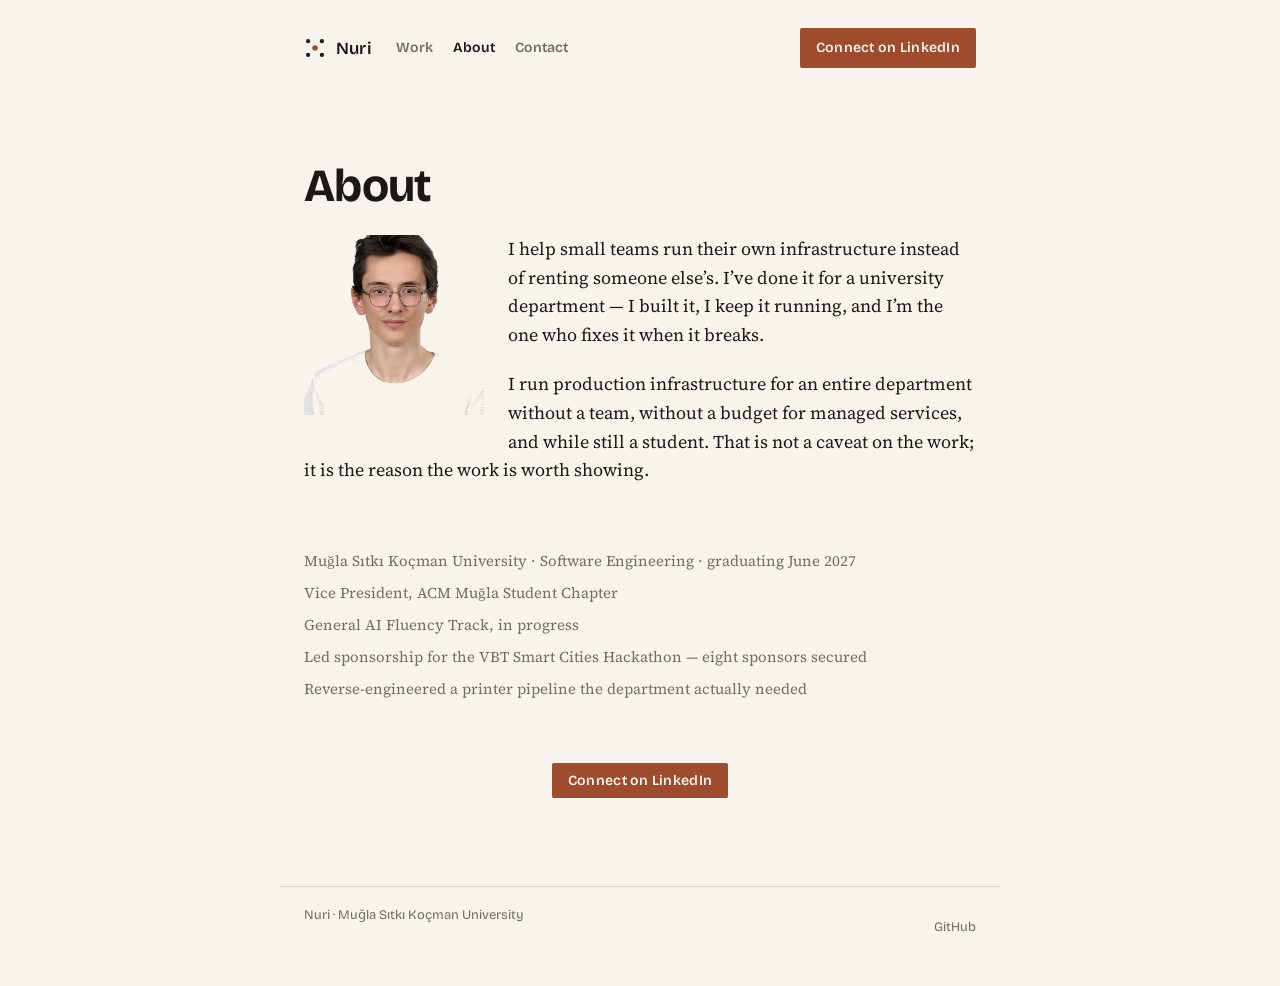
<file: about/index.html>
<!doctype html>
<html lang="en">

<head>
  <meta charset="utf-8">
  <meta name="viewport" content="width=device-width, initial-scale=1">
  <title>About — Nuri</title>
  <meta name="description"
    content="I proposed my department's infrastructure, built it, and I'm the one who gets called when it breaks.">

  <!-- Five-dot mark: one control plane in clay, four workers in ink -->
  <link rel="icon"
    href="data:image/svg+xml,%3Csvg xmlns='http://www.w3.org/2000/svg' viewBox='0 0 32 32'%3E%3Crect width='32' height='32' fill='%23F7F4EE'/%3E%3Ccircle cx='16' cy='16' r='4' fill='%239E4B2E'/%3E%3Ccircle cx='6' cy='6' r='3' fill='%231B1917'/%3E%3Ccircle cx='26' cy='6' r='3' fill='%231B1917'/%3E%3Ccircle cx='6' cy='26' r='3' fill='%231B1917'/%3E%3Ccircle cx='26' cy='26' r='3' fill='%231B1917'/%3E%3C/svg%3E">

  <link rel="preload" href="/fonts/bricolage-grotesque-var.woff2" as="font" type="font/woff2" crossorigin>
  <link rel="preload" href="/fonts/source-serif-4-var.woff2" as="font" type="font/woff2" crossorigin>

  <link rel="stylesheet" href="/style.css">
</head>

<body>

  <header class="site-header">
    <div class="wrap">
      <a class="mark" href="/">
        <svg width="22" height="22" viewBox="0 0 32 32" aria-hidden="true">
          <circle cx="16" cy="16" r="4" fill="#9E4B2E" />
          <circle cx="6" cy="6" r="3" fill="#1B1917" />
          <circle cx="26" cy="6" r="3" fill="#1B1917" />
          <circle cx="6" cy="26" r="3" fill="#1B1917" />
          <circle cx="26" cy="26" r="3" fill="#1B1917" />
        </svg>
        Nuri
      </a>
      <nav class="site-nav">
        <a href="/work">Work</a>
        <a href="/about" class="current">About</a>
        <a href="/contact">Contact</a>
      </nav>
      <a class="cta" href="https://www.linkedin.com/in/nuriokumus/" target="_blank" rel="me noopener noreferrer">Connect on LinkedIn</a>
    </div>
  </header>

  <main>
    <div class="wrap">
      <article>
        <h1>About</h1>
        <div class="about-intro">
          <picture>
            <source srcset="/img/nuri.webp" type="image/webp">
            <img class="portrait" src="/img/nuri.jpg" alt="Nuri Okumu&#351;" width="180" height="180">
          </picture>
          <p>I help small teams run their own infrastructure instead of renting someone else&rsquo;s. I&rsquo;ve done
            it for a university department &mdash; I built it, I keep it running, and I&rsquo;m the one who fixes it
            when it breaks.</p>
          <p>I run production infrastructure for an entire department without a team, without a budget for managed
            services, and while still a student. That is not a caveat on the work; it is the reason the work is
            worth showing.</p>
        </div>
        <ul class="fact-list case-section">
          <li>Mu&#287;la S&#305;tk&#305; Ko&ccedil;man University &middot; Software Engineering &middot; graduating
            June 2027</li>
          <li>Vice President, ACM Mu&#287;la Student Chapter</li>
          <li>General AI Fluency Track, in progress</li>
          <li>Led sponsorship for the VBT Smart Cities Hackathon &mdash; eight sponsors secured</li>
          <li>Reverse-engineered a printer pipeline the department actually needed</li>
        </ul>
        <footer class="case-cta">
          <a class="cta" href="https://www.linkedin.com/in/nuriokumus/" target="_blank" rel="me noopener noreferrer">Connect on LinkedIn</a>
        </footer>
      </article>
    </div>
  </main>

  <footer class="site-footer">
    <div class="wrap">
      <span>Nuri &middot; Mu&#287;la S&#305;tk&#305; Ko&ccedil;man University</span>
      <span><a href="https://github.com/NuriOkumus" target="_blank" rel="noopener noreferrer">GitHub</a></span>
    </div>
  </footer>

</body>

</html>
</file>
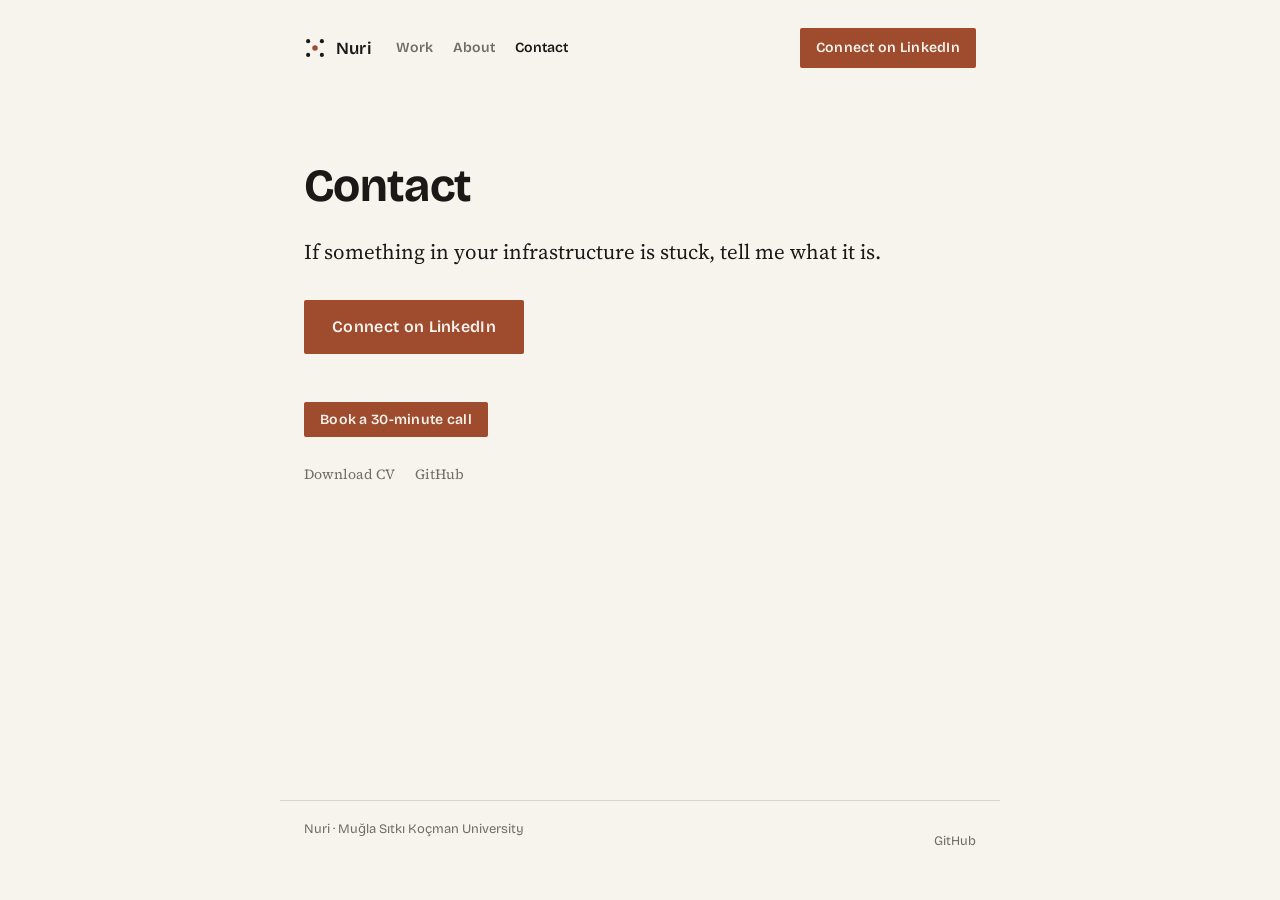
<file: contact/index.html>
<!doctype html>
<html lang="en">

<head>
  <meta charset="utf-8">
  <meta name="viewport" content="width=device-width, initial-scale=1">
  <title>Contact — Nuri</title>
  <meta name="description"
    content="I proposed my department's infrastructure, built it, and I'm the one who gets called when it breaks.">

  <!-- Five-dot mark: one control plane in clay, four workers in ink -->
  <link rel="icon"
    href="data:image/svg+xml,%3Csvg xmlns='http://www.w3.org/2000/svg' viewBox='0 0 32 32'%3E%3Crect width='32' height='32' fill='%23F7F4EE'/%3E%3Ccircle cx='16' cy='16' r='4' fill='%239E4B2E'/%3E%3Ccircle cx='6' cy='6' r='3' fill='%231B1917'/%3E%3Ccircle cx='26' cy='6' r='3' fill='%231B1917'/%3E%3Ccircle cx='6' cy='26' r='3' fill='%231B1917'/%3E%3Ccircle cx='26' cy='26' r='3' fill='%231B1917'/%3E%3C/svg%3E">

  <link rel="preload" href="/fonts/bricolage-grotesque-var.woff2" as="font" type="font/woff2" crossorigin>
  <link rel="preload" href="/fonts/source-serif-4-var.woff2" as="font" type="font/woff2" crossorigin>

  <link rel="stylesheet" href="/style.css">
</head>

<body>

  <header class="site-header">
    <div class="wrap">
      <a class="mark" href="/">
        <svg width="22" height="22" viewBox="0 0 32 32" aria-hidden="true">
          <circle cx="16" cy="16" r="4" fill="#9E4B2E" />
          <circle cx="6" cy="6" r="3" fill="#1B1917" />
          <circle cx="26" cy="6" r="3" fill="#1B1917" />
          <circle cx="6" cy="26" r="3" fill="#1B1917" />
          <circle cx="26" cy="26" r="3" fill="#1B1917" />
        </svg>
        Nuri
      </a>
      <nav class="site-nav">
        <a href="/work">Work</a>
        <a href="/about">About</a>
        <a href="/contact" class="current">Contact</a>
      </nav>
      <a class="cta" href="https://www.linkedin.com/in/nuriokumus/" target="_blank" rel="me noopener noreferrer">Connect on LinkedIn</a>
    </div>
  </header>

  <main>
    <div class="wrap">
      <article>
        <h1>Contact</h1>
        <p class="standfirst">If something in your infrastructure is stuck, tell me what it is.</p>
        <a class="cta cta-large" href="https://www.linkedin.com/in/nuriokumus/" target="_blank" rel="me noopener noreferrer">Connect on LinkedIn</a>
        <p><a class="cta" href="https://cal.com/nuri-okumus/30min" target="_blank" rel="noopener noreferrer">Book a 30-minute call</a></p>
        <ul class="contact-links">
          <li><a href="/nuri-okumus-cv.pdf" download>Download CV</a></li>
          <li><a href="https://github.com/NuriOkumus" target="_blank" rel="noopener noreferrer">GitHub</a></li>
        </ul>
      </article>
    </div>
  </main>

  <footer class="site-footer">
    <div class="wrap">
      <span>Nuri &middot; Mu&#287;la S&#305;tk&#305; Ko&ccedil;man University</span>
      <span><a href="https://github.com/NuriOkumus" target="_blank" rel="noopener noreferrer">GitHub</a></span>
    </div>
  </footer>

</body>

</html>
</file>
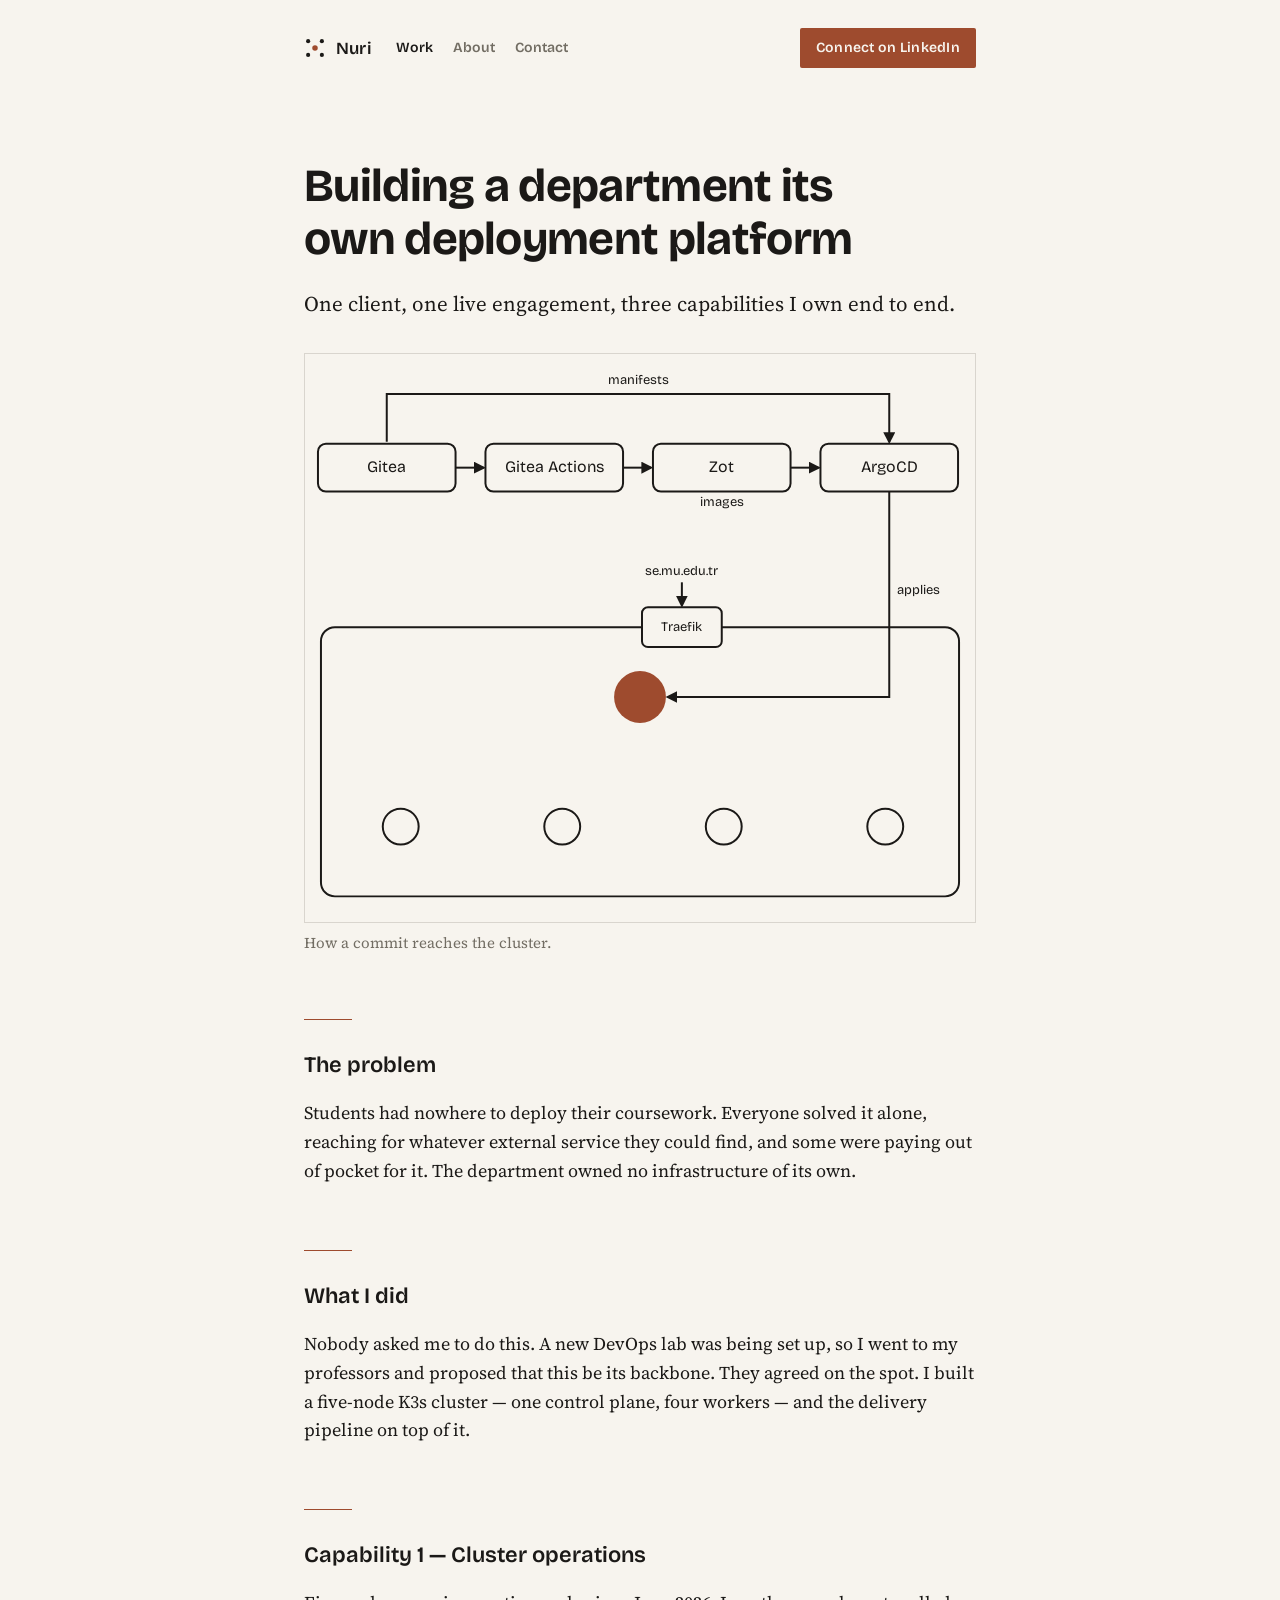
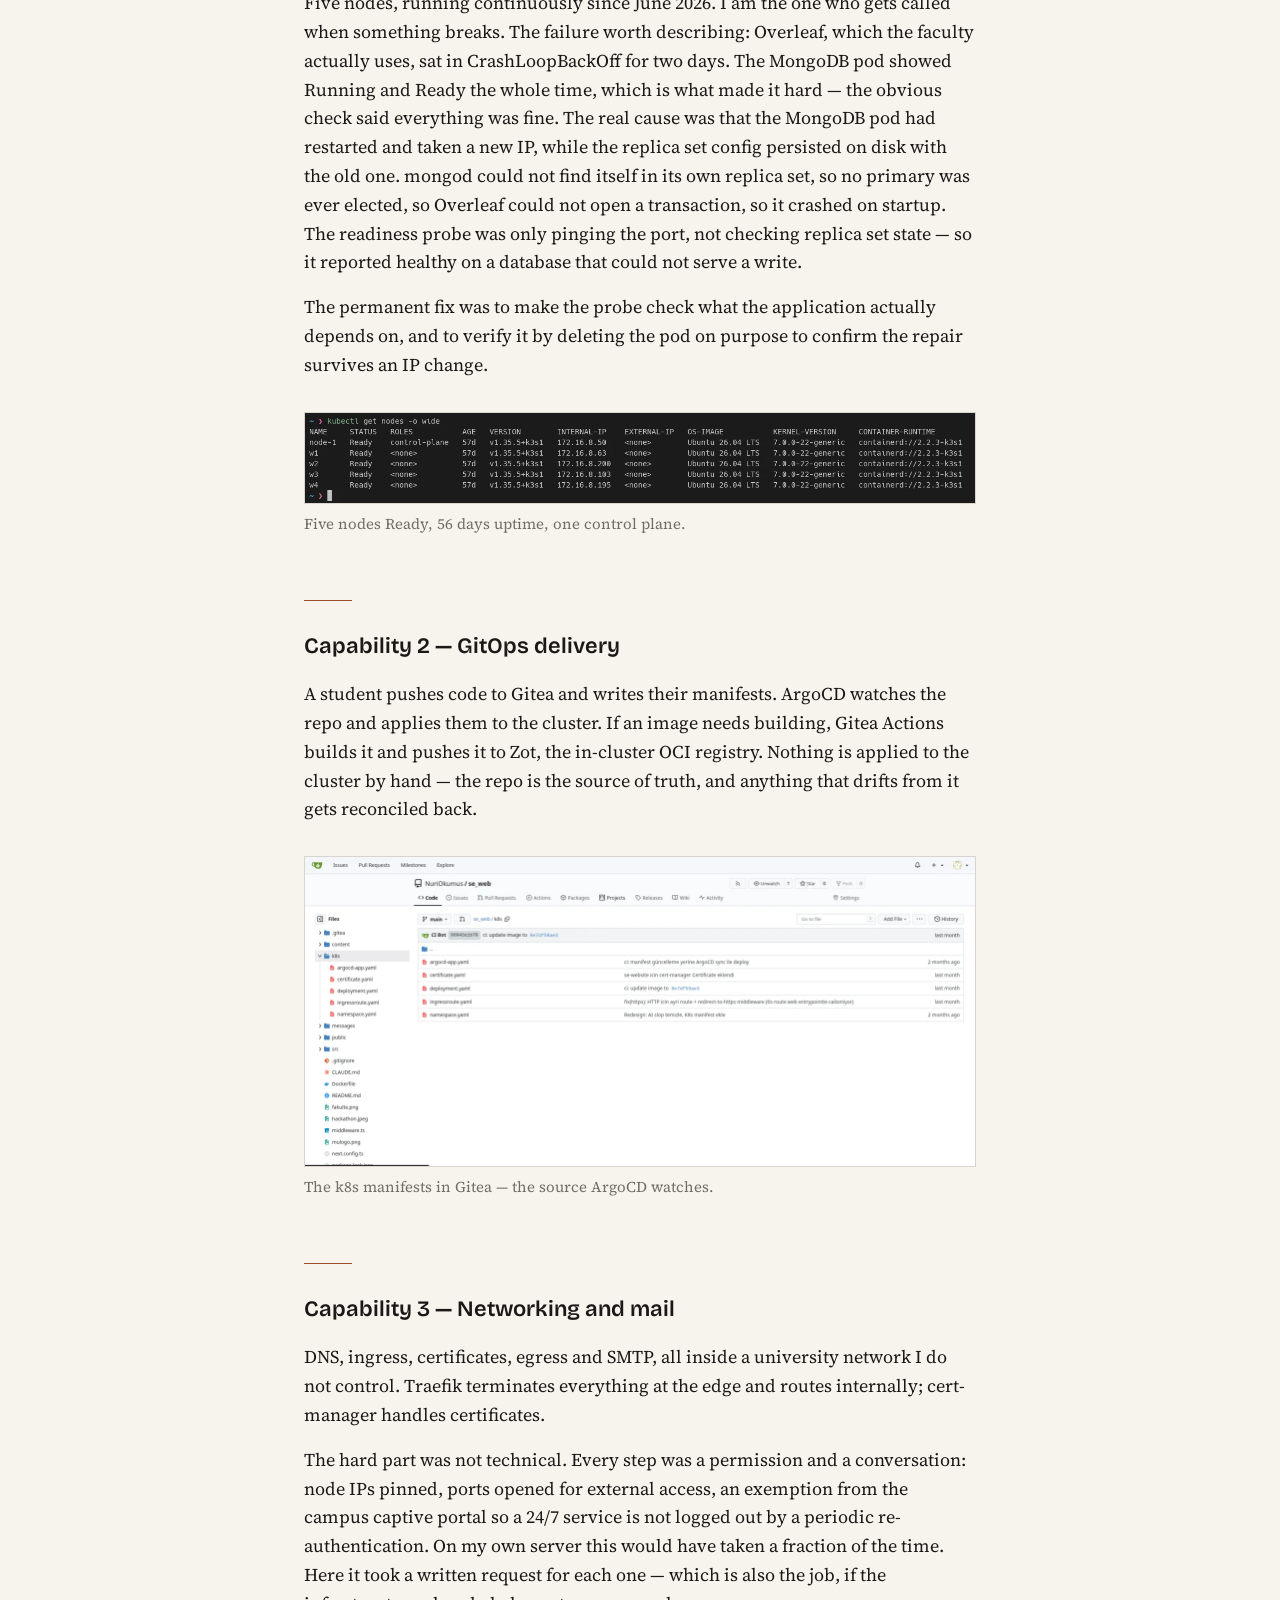
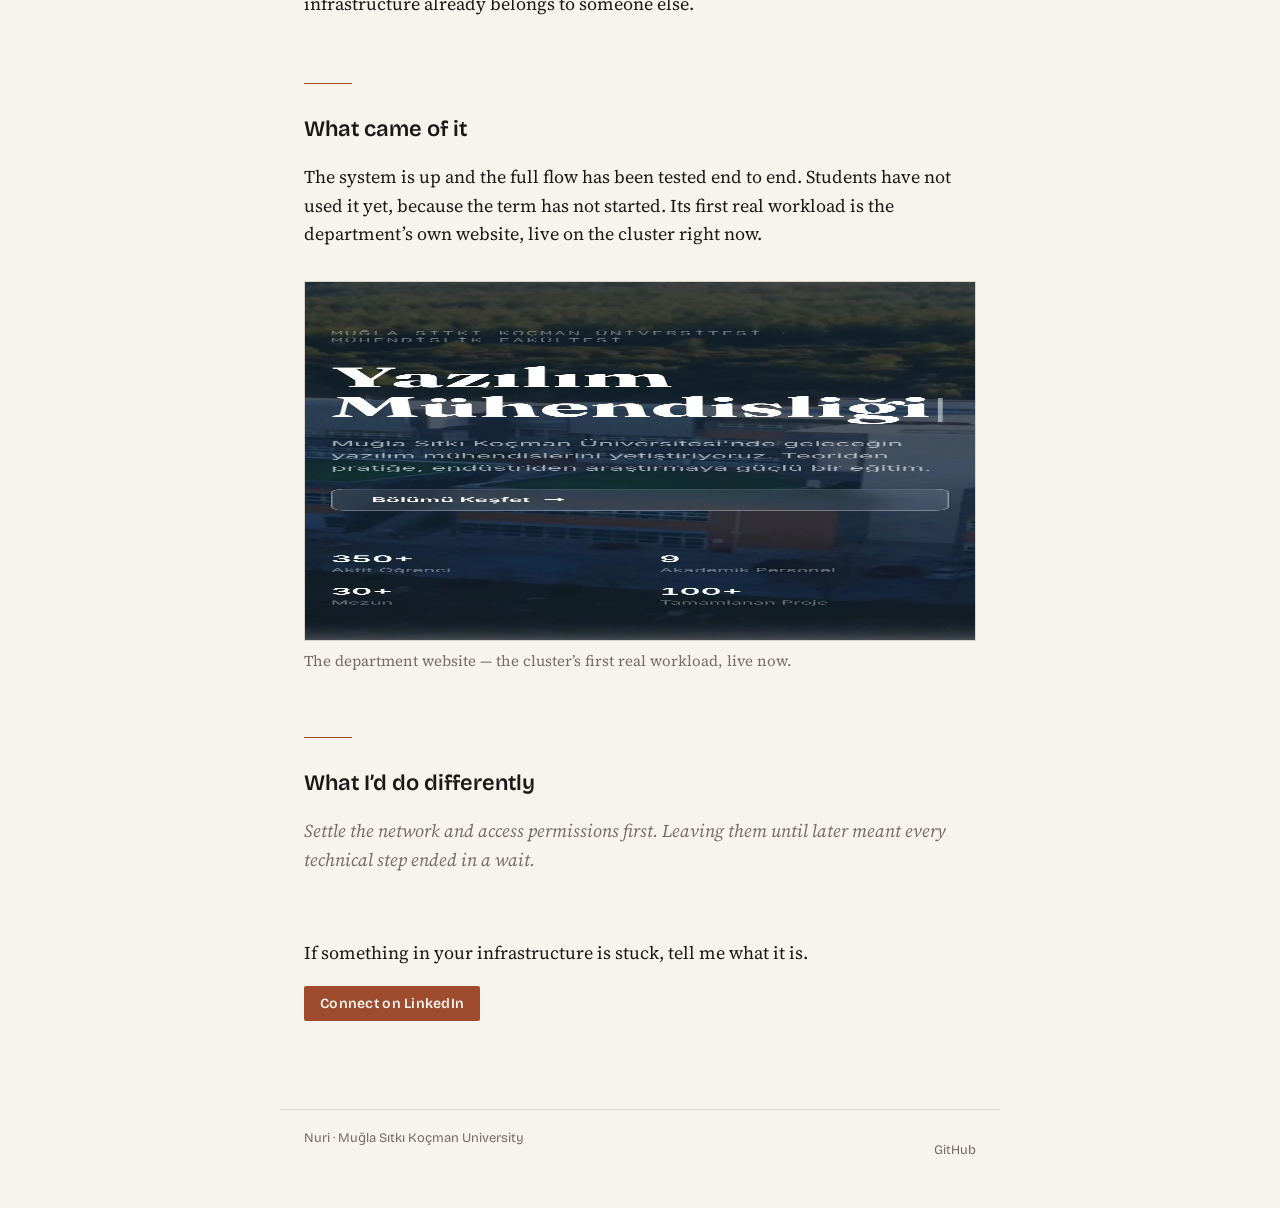
<file: work/index.html>
<!doctype html>
<html lang="en">

<head>
  <meta charset="utf-8">
  <meta name="viewport" content="width=device-width, initial-scale=1">
  <title>Work — Nuri</title>
  <meta name="description"
    content="I proposed my department's infrastructure, built it, and I'm the one who gets called when it breaks.">

  <!-- Five-dot mark: one control plane in clay, four workers in ink -->
  <link rel="icon"
    href="data:image/svg+xml,%3Csvg xmlns='http://www.w3.org/2000/svg' viewBox='0 0 32 32'%3E%3Crect width='32' height='32' fill='%23F7F4EE'/%3E%3Ccircle cx='16' cy='16' r='4' fill='%239E4B2E'/%3E%3Ccircle cx='6' cy='6' r='3' fill='%231B1917'/%3E%3Ccircle cx='26' cy='6' r='3' fill='%231B1917'/%3E%3Ccircle cx='6' cy='26' r='3' fill='%231B1917'/%3E%3Ccircle cx='26' cy='26' r='3' fill='%231B1917'/%3E%3C/svg%3E">

  <link rel="preload" href="/fonts/bricolage-grotesque-var.woff2" as="font" type="font/woff2" crossorigin>
  <link rel="preload" href="/fonts/source-serif-4-var.woff2" as="font" type="font/woff2" crossorigin>

  <link rel="stylesheet" href="/style.css">
</head>

<body class="work">

  <header class="site-header">
    <div class="wrap">
      <a class="mark" href="/">
        <svg width="22" height="22" viewBox="0 0 32 32" aria-hidden="true">
          <circle cx="16" cy="16" r="4" fill="#9E4B2E" />
          <circle cx="6" cy="6" r="3" fill="#1B1917" />
          <circle cx="26" cy="6" r="3" fill="#1B1917" />
          <circle cx="6" cy="26" r="3" fill="#1B1917" />
          <circle cx="26" cy="26" r="3" fill="#1B1917" />
        </svg>
        Nuri
      </a>
      <nav class="site-nav">
        <a href="/work" class="current">Work</a>
        <a href="/about">About</a>
        <a href="/contact">Contact</a>
      </nav>
      <a class="cta" href="https://www.linkedin.com/in/nuriokumus/" target="_blank" rel="me noopener noreferrer">Connect on LinkedIn</a>
    </div>
  </header>

  <main>
    <div class="wrap">
      <article class="case-study">
        <h1>Building a department its own deployment platform</h1>
        <p class="standfirst">One client, one live engagement, three capabilities I own end to end.</p>

        <figure class="case-figure">
          <svg viewBox="0 0 672 570" role="img"
            aria-label="Delivery pipeline into the cluster: Gitea pushes manifests directly to ArgoCD and triggers Gitea Actions, which builds images and pushes them to the Zot registry for ArgoCD to apply; the cluster is a bounded region of five nodes, one clay-filled control plane and four unfilled workers, with Traefik on the boundary as the single ingress receiving traffic from se.mu.edu.tr.">
            <style>
              #arch-diagram text { font-family: "Bricolage Grotesque", system-ui, sans-serif; fill: #1B1917; }
              #arch-diagram .arch-box, #arch-diagram .arch-boundary, #arch-diagram .arch-worker, #arch-diagram .arch-line { fill: none; stroke: #1B1917; stroke-width: 2; }
              #arch-diagram .arch-cp { fill: #9E4B2E; stroke: none; }
              #arch-diagram .arch-label { font-size: 16px; text-anchor: middle; }
              #arch-diagram .arch-tag { font-size: 13px; }
              #arch-diagram .arch-flow-mobile { display: none; }
              @media (max-width: 480px) {
                #arch-diagram .arch-flow-desktop { display: none; }
                #arch-diagram .arch-flow-mobile { display: block; }
                #arch-diagram .arch-label { font-size: 22px; }
                #arch-diagram .arch-tag { font-size: 16px; }
              }
            </style>

            <g id="arch-diagram">
              <marker id="arch-arrow" viewBox="0 0 10 10" refX="8" refY="5" markerWidth="6" markerHeight="6" orient="auto-start-reverse">
                <path d="M0,0 L10,5 L0,10 Z" fill="#1B1917" />
              </marker>

              <!-- Desktop delivery path: four equal-width boxes, Gitea -> Gitea Actions -> Zot -> ArgoCD -->
              <g class="arch-flow-desktop">
                <rect class="arch-box" x="13" y="90" width="138" height="48" rx="8" />
                <text class="arch-label" x="82" y="118">Gitea</text>

                <rect class="arch-box" x="181" y="90" width="138" height="48" rx="8" />
                <text class="arch-label" x="250" y="118">Gitea Actions</text>

                <rect class="arch-box" x="349" y="90" width="138" height="48" rx="8" />
                <text class="arch-label" x="418" y="118">Zot</text>

                <rect class="arch-box" x="517" y="90" width="138" height="48" rx="8" />
                <text class="arch-label" x="586" y="118">ArgoCD</text>

                <line class="arch-line" x1="151" y1="114" x2="179" y2="114" marker-end="url(#arch-arrow)" />
                <line class="arch-line" x1="319" y1="114" x2="347" y2="114" marker-end="url(#arch-arrow)" />
                <line class="arch-line" x1="487" y1="114" x2="515" y2="114" marker-end="url(#arch-arrow)" />

                <path class="arch-line" d="M82,88 L82,40 L586,40 L586,88" marker-end="url(#arch-arrow)" />
                <text class="arch-tag" x="334" y="30" text-anchor="middle">manifests</text>

                <text class="arch-tag" x="418" y="152" text-anchor="middle">images</text>

                <path class="arch-line" d="M586,138 L586,344 L364,344" marker-end="url(#arch-arrow)" />
                <text class="arch-tag" x="594" y="241" text-anchor="start">applies</text>
              </g>

              <!-- Mobile delivery path: same four steps, reflowed into a 2x2 grid -->
              <g class="arch-flow-mobile">
                <rect class="arch-box" x="60" y="13" width="220" height="54" rx="8" />
                <text class="arch-label" x="170" y="45" text-anchor="middle">Gitea</text>

                <rect class="arch-box" x="392" y="13" width="220" height="54" rx="8" />
                <text class="arch-label" x="502" y="45" text-anchor="middle">Gitea Actions</text>

                <rect class="arch-box" x="392" y="123" width="220" height="54" rx="8" />
                <text class="arch-label" x="502" y="155" text-anchor="middle">Zot</text>

                <rect class="arch-box" x="60" y="123" width="220" height="54" rx="8" />
                <text class="arch-label" x="170" y="155" text-anchor="middle">ArgoCD</text>

                <line class="arch-line" x1="280" y1="40" x2="390" y2="40" marker-end="url(#arch-arrow)" />
                <line class="arch-line" x1="502" y1="69" x2="502" y2="121" marker-end="url(#arch-arrow)" />
                <line class="arch-line" x1="390" y1="150" x2="282" y2="150" marker-end="url(#arch-arrow)" />

                <path class="arch-line" d="M58,40 L28,40 L28,150 L58,150" marker-end="url(#arch-arrow)" />
                <text class="arch-tag" x="16" y="95" text-anchor="middle" transform="rotate(-90 16 95)">manifests</text>

                <text class="arch-tag" x="514" y="99" text-anchor="start">images</text>

                <path class="arch-line" d="M170,179 L170,344 L310,344" marker-end="url(#arch-arrow)" />
                <text class="arch-tag" x="178" y="261" text-anchor="start">applies</text>
              </g>

              <!-- Cluster: shared between both layouts -->
              <g class="arch-cluster">
                <rect class="arch-boundary" x="16" y="274" width="640" height="270" rx="14" />

                <line class="arch-line" x1="378" y1="229" x2="378" y2="252" marker-end="url(#arch-arrow)" />
                <text class="arch-tag" x="378" y="222" text-anchor="middle">se.mu.edu.tr</text>

                <rect class="arch-box" x="338" y="254" width="80" height="40" rx="6" style="fill: #F7F4EE;" />
                <text class="arch-tag" x="378" y="278" text-anchor="middle">Traefik</text>

                <circle class="arch-cp" cx="336" cy="344" r="26" />
                <circle class="arch-worker" cx="96" cy="474" r="18" />
                <circle class="arch-worker" cx="258" cy="474" r="18" />
                <circle class="arch-worker" cx="420" cy="474" r="18" />
                <circle class="arch-worker" cx="582" cy="474" r="18" />
              </g>
            </g>
          </svg>
          <figcaption>How a commit reaches the cluster.</figcaption>
        </figure>

        <section class="case-section">
          <hr class="rule">
          <h2>The problem</h2>
          <p>Students had nowhere to deploy their coursework. Everyone solved it alone, reaching for whatever
            external service they could find, and some were paying out of pocket for it. The department owned no
            infrastructure of its own.</p>
        </section>

        <section class="case-section">
          <hr class="rule">
          <h2>What I did</h2>
          <p>Nobody asked me to do this. A new DevOps lab was being set up, so I went to my professors and proposed
            that this be its backbone. They agreed on the spot. I built a five-node K3s cluster &mdash; one control
            plane, four workers &mdash; and the delivery pipeline on top of it.</p>
        </section>

        <section class="case-section">
          <hr class="rule">
          <h2>Capability 1 &mdash; Cluster operations</h2>
          <p>Five nodes, running continuously since June 2026. I am the one who gets called when something breaks.
            The failure worth describing: Overleaf, which the faculty actually uses, sat in CrashLoopBackOff for two
            days. The MongoDB pod showed Running and Ready the whole time, which is what made it hard &mdash; the
            obvious check said everything was fine. The real cause was that the MongoDB pod had restarted and taken a
            new IP, while the replica set config persisted on disk with the old one. mongod could not find itself in
            its own replica set, so no primary was ever elected, so Overleaf could not open a transaction, so it
            crashed on startup. The readiness probe was only pinging the port, not checking replica set state &mdash;
            so it reported healthy on a database that could not serve a write.</p>
          <p>The permanent fix was to make the probe check what the application actually depends on, and to verify it
            by deleting the pod on purpose to confirm the repair survives an IP change.</p>
          <figure class="case-figure">
            <picture>
              <source srcset="/img/nodes.webp" type="image/webp">
              <img src="/img/nodes.png"
                alt="Terminal capture proving all five cluster nodes have stayed Ready for 56 days straight"
                width="1254" height="169" loading="lazy">
            </picture>
            <figcaption>Five nodes Ready, 56 days uptime, one control plane.</figcaption>
          </figure>
        </section>

        <section class="case-section">
          <hr class="rule">
          <h2>Capability 2 &mdash; GitOps delivery</h2>
          <p>A student pushes code to Gitea and writes their manifests. ArgoCD watches the repo and applies them to
            the cluster. If an image needs building, Gitea Actions builds it and pushes it to Zot, the in-cluster OCI
            registry. Nothing is applied to the cluster by hand &mdash; the repo is the source of truth, and anything
            that drifts from it gets reconciled back.</p>
          <figure class="case-figure">
            <picture>
              <source srcset="/img/gitea-manifest-tree.webp" type="image/webp">
              <img src="/img/gitea-manifest-tree.png"
                alt="Gitea file browser for the se_web repository's k8s folder, listing the argocd-app, certificate, deployment, ingressroute, and namespace manifests, with a CI Bot commit that just updated the deployment image"
                width="1344" height="620" loading="lazy">
            </picture>
            <figcaption>The k8s manifests in Gitea &mdash; the source ArgoCD watches.</figcaption>
          </figure>
        </section>

        <section class="case-section">
          <hr class="rule">
          <h2>Capability 3 &mdash; Networking and mail</h2>
          <p>DNS, ingress, certificates, egress and SMTP, all inside a university network I do not control. Traefik
            terminates everything at the edge and routes internally; cert-manager handles certificates.</p>
          <p>The hard part was not technical. Every step was a permission and a conversation: node IPs pinned, ports
            opened for external access, an exemption from the campus captive portal so a 24/7 service is not logged
            out by a periodic re-authentication. On my own server this would have taken a fraction of the time. Here
            it took a written request for each one &mdash; which is also the job, if the infrastructure already
            belongs to someone else.</p>
        </section>

        <section class="case-section">
          <hr class="rule">
          <h2>What came of it</h2>
          <p>The system is up and the full flow has been tested end to end. Students have not used it yet, because
            the term has not started. Its first real workload is the department&rsquo;s own website, live on the
            cluster right now.</p>
          <figure class="case-figure">
            <picture>
              <source media="(max-width: 640px)" srcset="/img/se-website-mobile.webp" type="image/webp">
              <source srcset="/img/se-website.webp" type="image/webp">
              <img class="dual-figure" src="/img/se-website.png"
                alt="The department website's homepage, showing the hero section and live enrollment stats"
                width="1920" height="1029" loading="lazy">
            </picture>
            <figcaption>The department website &mdash; the cluster&rsquo;s first real workload, live now.</figcaption>
          </figure>
        </section>

        <section class="case-section">
          <hr class="rule">
          <h2>What I&rsquo;d do differently</h2>
          <p class="retro">Settle the network and access permissions first. Leaving them until later meant every
            technical step ended in a wait.</p>
        </section>

        <footer class="case-cta">
          <p class="case-cta-line">If something in your infrastructure is stuck, tell me what it is.</p>
          <a class="cta" href="https://www.linkedin.com/in/nuriokumus/" target="_blank" rel="me noopener noreferrer">Connect on LinkedIn</a>
        </footer>
      </article>
    </div>
  </main>

  <footer class="site-footer">
    <div class="wrap">
      <span>Nuri &middot; Mu&#287;la S&#305;tk&#305; Ko&ccedil;man University</span>
      <span><a href="https://github.com/NuriOkumus" target="_blank" rel="noopener noreferrer">GitHub</a></span>
    </div>
  </footer>

</body>

</html>
</file>
<file: style.css>
/* Variables & reset */
:root {
  --ink: #1B1917;
  --paper: #F7F4EE;
  --clay: #9E4B2E;
  --stone: #726D63;
  --display: "Bricolage Grotesque", system-ui, sans-serif;
  --body: "Source Serif 4", Georgia, serif;
}

@font-face {
  font-family: "Bricolage Grotesque";
  font-style: normal;
  font-weight: 400 700;
  font-display: swap;
  src: url("/fonts/bricolage-grotesque-var.woff2") format("woff2");
}

@font-face {
  font-family: "Source Serif 4";
  font-style: normal;
  font-weight: 400 600;
  font-display: swap;
  src: url("/fonts/source-serif-4-var.woff2") format("woff2");
}

@font-face {
  font-family: "Source Serif 4";
  font-style: italic;
  font-weight: 400;
  font-display: swap;
  src: url("/fonts/source-serif-4-italic-var.woff2") format("woff2");
}

* {
  box-sizing: border-box;
}

html,
body {
  height: 100%;
}

body {
  margin: 0;
  background: var(--paper);
  color: var(--ink);
  font-family: var(--body);
  font-size: 18px;
  line-height: 1.6;
  -webkit-font-smoothing: antialiased;
  display: flex;
  flex-direction: column;
  min-height: 100vh;
  min-height: 100dvh;
}

.wrap {
  width: 100%;
  max-width: 720px;
  margin: 0 auto;
  padding: 0 24px;
}

/* Header — the CTA is persistent, not gated behind a last page */
.site-header {
  padding: 28px 0;
}

.site-header .wrap {
  display: flex;
  flex-wrap: wrap;
  align-items: center;
  gap: 16px 24px;
}

.mark {
  display: flex;
  align-items: center;
  gap: 10px;
  font-family: var(--display);
  font-weight: 600;
  font-size: 17px;
  letter-spacing: 0.01em;
  text-decoration: none;
  color: var(--ink);
}

.mark svg {
  display: block;
}

/* Nav — sits between the mark and the CTA */
.site-nav {
  display: flex;
  gap: 20px;
}

.site-nav a {
  font-family: var(--display);
  font-size: 14px;
  font-weight: 600;
  color: var(--stone);
  text-decoration: none;
}

.site-nav a.current {
  color: var(--ink);
}

.cta {
  margin-left: auto;
  font-family: var(--display);
  font-size: 14px;
  font-weight: 600;
  letter-spacing: 0.02em;
  text-decoration: none;
  color: var(--paper);
  background: var(--clay);
  padding: 9px 16px;
  border-radius: 2px;
  transition: opacity 120ms ease;
}

.cta:hover {
  opacity: 0.88;
}

.cta:focus-visible,
a:focus-visible {
  outline: 2px solid var(--ink);
  outline-offset: 3px;
}

/* Main — shared layout; vertical centring is scoped to the home page */
main {
  flex: 1 0 auto;
  padding: 64px 0;
}

body.home main {
  display: flex;
  align-items: center;
}

/* Hero (home page only) */
.eyebrow {
  font-family: var(--display);
  font-size: 12px;
  font-weight: 600;
  letter-spacing: 0.18em;
  text-transform: uppercase;
  color: var(--stone);
  margin: 0 0 20px;
}

h1 {
  font-family: var(--display);
  font-weight: 700;
  font-size: clamp(30px, 5.2vw, 46px);
  line-height: 1.14;
  letter-spacing: -0.015em;
  margin: 0 0 22px;
  max-width: 20ch;
}

.support {
  margin: 0 0 32px;
  max-width: 46ch;
  color: var(--ink);
}

.rule {
  border: 0;
  border-top: 1px solid var(--clay);
  width: 48px;
  margin: 0 0 28px;
}

/* Proof strip (home page only) */
.proof-strip {
  display: flex;
  gap: 32px;
  margin: 0 0 28px;
}

.proof-number {
  margin: 0;
  font-family: var(--display);
  font-weight: 600;
  font-size: 28px;
}

.proof-label {
  margin: 4px 0 0;
  color: var(--stone);
  font-size: 13px;
  text-transform: uppercase;
  letter-spacing: 0.12em;
}

.proof-date {
  margin: 0 0 28px;
  color: var(--stone);
  font-size: 12px;
  text-transform: uppercase;
  letter-spacing: 0.12em;
  text-align: center;
}

.status {
  font-size: 15px;
  color: var(--stone);
  max-width: 46ch;
  margin: 0;
}

/* Case study (work page) */
.standfirst {
  margin: 0 0 32px;
  color: var(--ink);
  font-size: 21px;
}

.case-section {
  margin-top: 64px;
}

.case-section p {
  margin: 0;
}

.case-section p + p {
  margin-top: 16px;
}

.case-study h2 {
  font-family: var(--display);
  font-weight: 600;
  font-size: 22px;
  margin: 0 0 16px;
}

.retro {
  font-style: italic;
  color: var(--stone);
  font-size: 18px;
}

.case-figure {
  margin: 32px 0 0;
}

.case-figure img,
.case-figure svg {
  display: block;
  width: 100%;
  height: auto;
  border: 1px solid rgba(140, 133, 122, 0.28);
}

.dual-figure {
  aspect-ratio: 1920 / 1029;
}

@media (max-width: 640px) {
  .dual-figure {
    aspect-ratio: 828 / 1524;
  }
}

.case-figure figcaption {
  margin-top: 8px;
  color: var(--stone);
  font-size: 15px;
}

.case-cta {
  margin-top: 64px;
  text-align: center;
}

body.work .case-cta {
  text-align: left;
}

.case-cta-line {
  margin: 0 0 20px;
}

/* About page */
.about-intro {
  display: flow-root;
}

.portrait {
  float: left;
  width: 180px;
  height: 180px;
  margin: 0 24px 16px 0;
  border-radius: 2px;
  object-fit: cover;
}

.about-intro p {
  margin: 0 0 20px;
}

.about-intro p:last-child {
  margin-bottom: 0;
}

.fact-list {
  list-style: none;
  padding: 0;
  color: var(--stone);
  font-size: 15px;
}

.fact-list li {
  margin: 0 0 8px;
}

.fact-list li:last-child {
  margin-bottom: 0;
}

@media (max-width: 559px) {
  .portrait {
    float: none;
    margin: 0 0 20px;
  }
}

/* Contact page */
.cta-large {
  display: inline-block;
  margin: 0 0 32px;
  font-size: 16px;
  padding: 14px 28px;
}

.contact-links {
  display: flex;
  gap: 20px;
  list-style: none;
  margin: 0;
  padding: 0;
  color: var(--stone);
  font-size: 14px;
}

.contact-links a {
  display: inline-block;
  padding: 12px 0;
  color: var(--stone);
  text-decoration: none;
}

.contact-links a:hover {
  color: var(--clay);
}

.status a {
  color: var(--clay);
}

.status a:hover {
  opacity: 0.88;
}

/* Footer */
.site-footer {
  padding: 28px 0 36px;
  font-family: var(--display);
  font-size: 13px;
  color: var(--stone);
}

.site-footer .wrap {
  display: flex;
  justify-content: space-between;
  gap: 16px;
  flex-wrap: wrap;
  border-top: 1px solid rgba(140, 133, 122, 0.28);
  padding-top: 18px;
}

.site-footer a {
  display: inline-block;
  padding: 12px 0;
  color: var(--stone);
  text-decoration: none;
}

.site-footer a:hover {
  color: var(--clay);
}

/* Responsive */
@media (max-width: 640px) {
  .proof-strip {
    flex-direction: column;
    gap: 10px;
  }
}

@media (max-width: 559px) {
  .site-nav {
    order: 3;
    flex-basis: 100%;
  }
}

@media (max-width: 480px) {
  body {
    font-size: 17px;
  }

  main {
    padding: 40px 0;
  }
}
</file>
